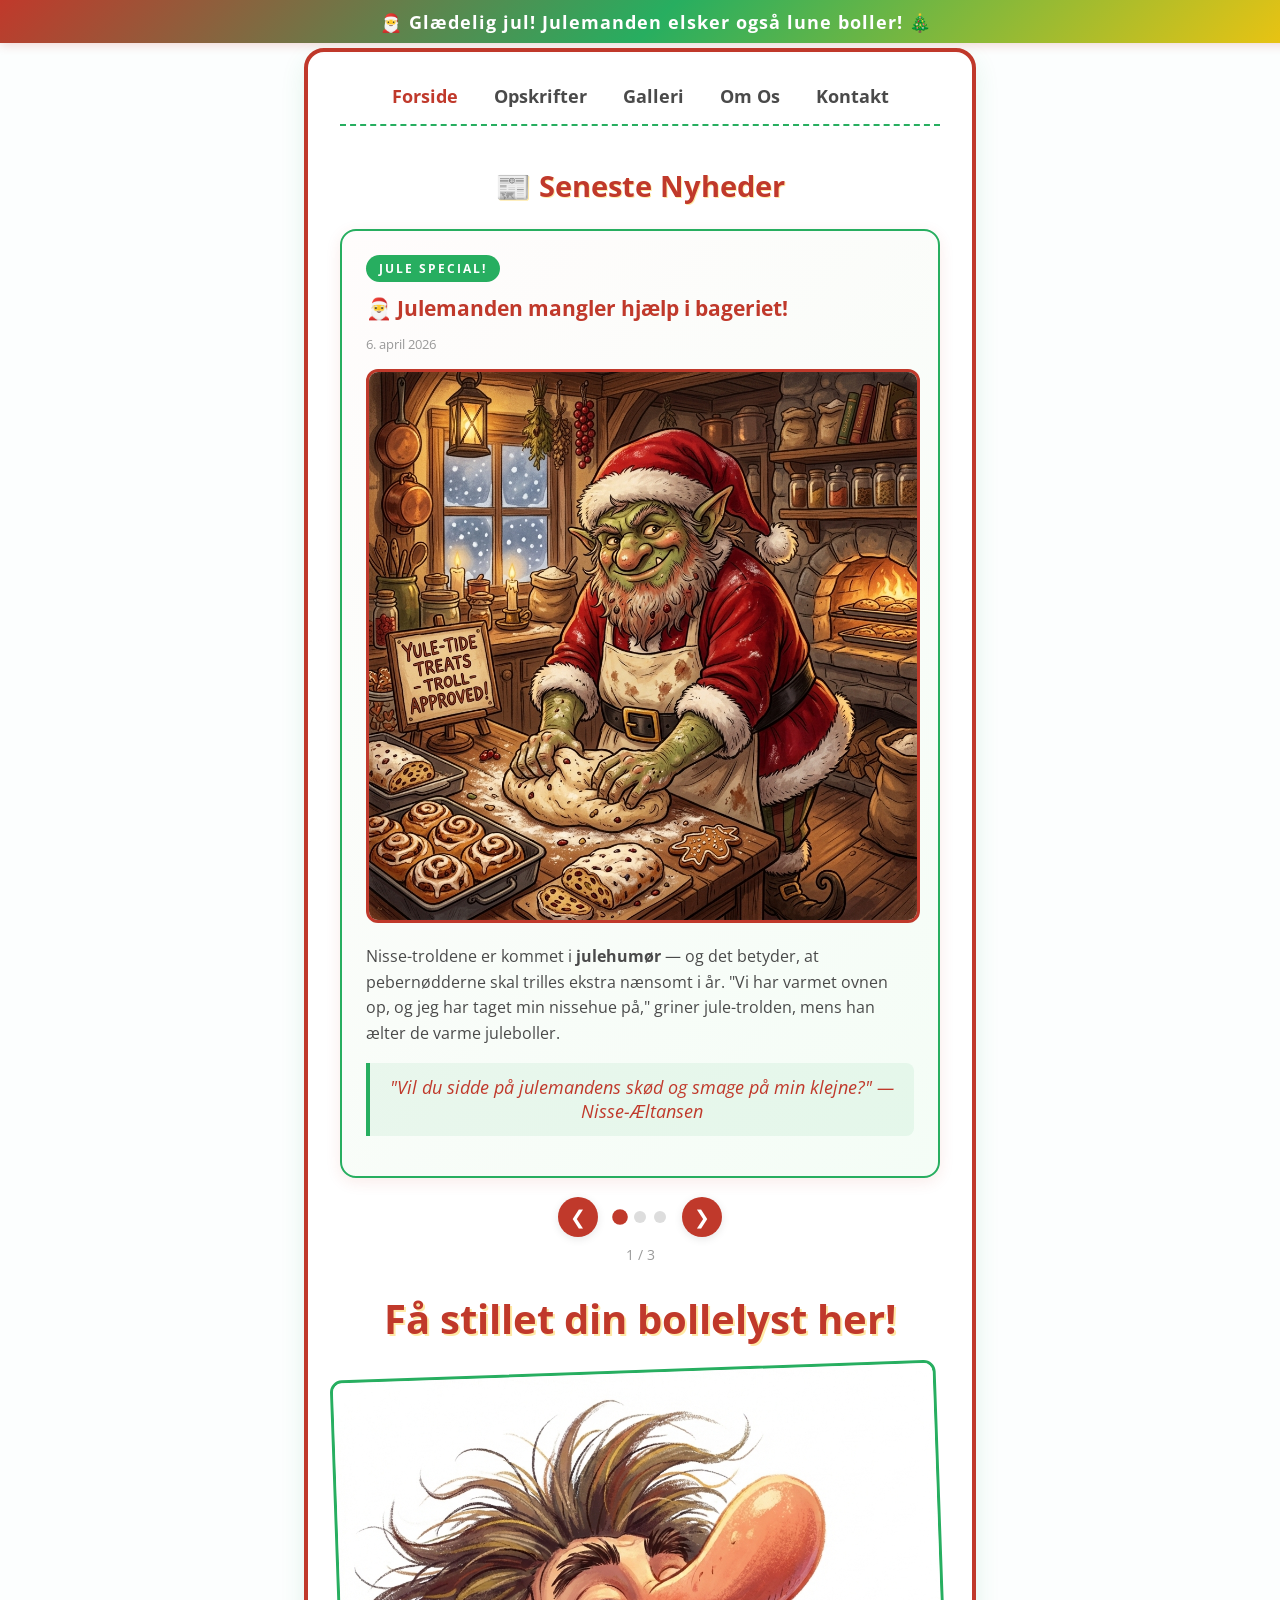
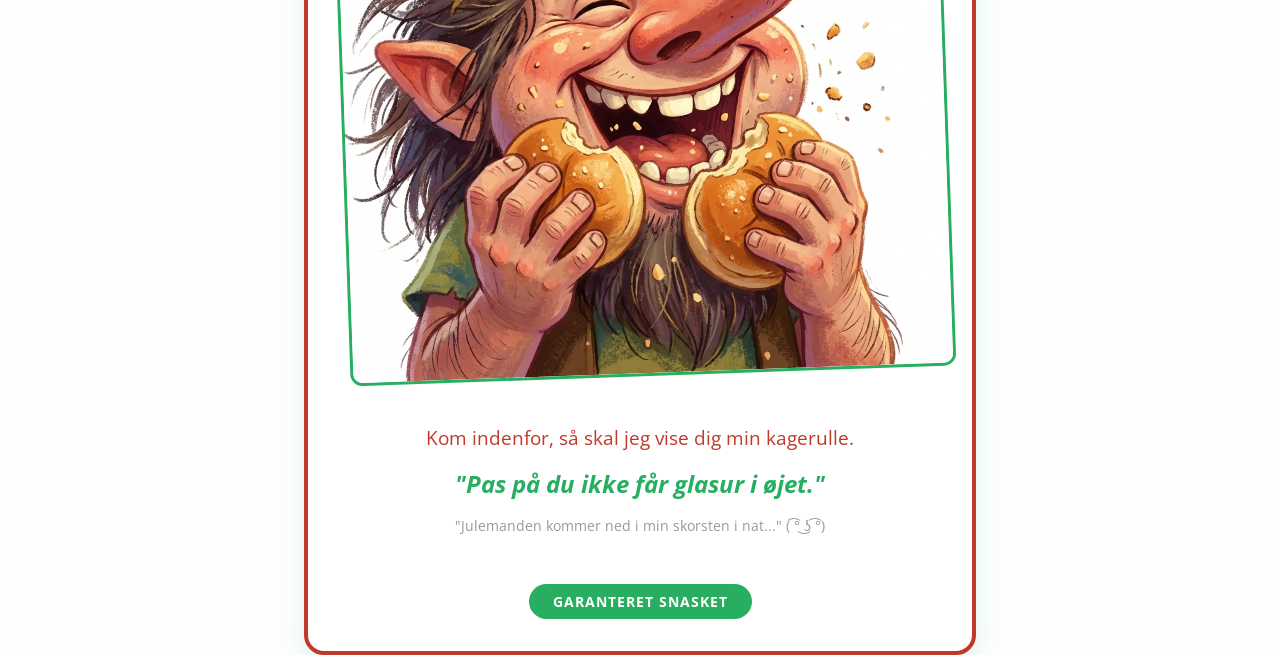
<file: www/index.html>
<!DOCTYPE html>
<html lang="da">

<head>
    <meta charset="UTF-8">
    <meta name="viewport" content="width=device-width, initial-scale=1.0">
    <title>Bolletrold.dk - Vi elsker boller!</title>
    <link rel="stylesheet" href="style.css">
    <link href="https://fonts.googleapis.com/css2?family=Open+Sans:wght@400;700&display=swap" rel="stylesheet">
</head>

<body>
    <div class="container">
        <nav class="main-nav">
            <a href="index.html" class="active">Forside</a>
            <a href="opskrifter.html">Opskrifter</a>
            <a href="galleri.html">Galleri</a>
            <a href="om-os.html">Om Os</a>
            <a href="kontakt.html">Kontakt</a>
        </nav>

        <div class="news-section">
            <h2>📰 Seneste Nyheder</h2>
            <div class="news-carousel" id="newsCarousel">
                <div class="carousel-track">
                    <!-- Slide 1: Christmas (newest) -->
                    <div class="carousel-slide active">
                        <div class="christmas-news-card">
                            <div class="christmas-news-badge">JULE SPECIAL!</div>
                            <h3>🎅 Julemanden mangler hjælp i bageriet!</h3>
                            <p class="news-date">6. april 2026</p>
                            <div class="news-image-container">
                                <img src="images/christmas-troll.png"
                                    alt="Nissetrold bager snaskede julekager" class="news-img">
                            </div>
                            <p class="news-body">
                                Nisse-troldene er kommet i <strong>julehumør</strong> — og det betyder,
                                at pebernødderne skal trilles ekstra nænsomt i år.
                                "Vi har varmet ovnen op, og jeg har taget min nissehue på," griner
                                jule-trolden, mens han ælter de varme juleboller.
                            </p>
                            <p class="news-quote">"Vil du sidde på julemandens skød og smage på min klejne?" — Nisse-Æltansen</p>
                        </div>
                    </div>
                    <!-- Slide 2: Easter -->
                    <div class="carousel-slide">
                        <div class="easter-news-card">
                            <div class="easter-news-badge">PÅSKE SPECIAL!</div>
                            <h3>🥚 Troldene Vil Have Dig Til At Lege Med Deres Æg!</h3>
                            <p class="news-date">19. marts 2026</p>
                            <div class="news-image-container">
                                <img src="images/easter-troll.png"
                                    alt="Bolletrold med kaninører dekorerer påskeboller" class="news-img">
                            </div>
                            <p class="news-body">
                                Bolletroldene er gået i <strong>påskehumør</strong> — og det betyder kun én ting:
                                der skal <em>pyntes æg og smøres boller</em>.
                                "Vi har øvet os hele vinteren på at få dem helt runde og glatte," fortæller
                                overbagetrolden, mens han kærligt gnider glasur ud over sine varme boller.
                            </p>
                            <p class="news-quote">"Kom og dyp din finger i min påskeglasur. Første smag er gratis." — Æltansen</p>
                        </div>
                    </div>
                    <!-- Slide 2: Jingle -->
                    <div class="carousel-slide">
                        <div class="news-card">
                            <div class="news-badge">EKSTRA! EKSTRA!</div>
                            <h3>🎵 Officiel Bolletrold-Jingle Udgivet!</h3>
                            <p class="news-date">11. marts 2026</p>
                            <div class="news-image-container">
                                <img src="images/jingle-troll.png"
                                    alt="DJ Bolletrold spinner dejen bag mixerpulten" class="news-img">
                            </div>
                            <p class="news-body">
                                Efter måneders intensiv æltning i studiet kan vi endelig afsløre:
                                <strong>Bolletroldene har udgivet deres første jingle!</strong>
                                Sangen "Bagværkets Hjerte" er blevet produceret i et hemmeligt underjordisk bageri,
                                hvor troldene har mixet dej og beats siden tidernes morgen.
                            </p>
                            <p class="news-quote">"Vi ville lave noget, der virkelig hæver stemningen." — DJ
                                Gæransen</p>
                            <div class="jingle-player">
                                <p class="player-label">🎧 Lyt til jinglen:</p>
                                <audio controls>
                                    <source src="audio/Bagværkets_Hjerte_Bakery_s_Heart_.mp3" type="audio/mpeg">
                                    Din browser understøtter ikke audio-elementet. Prøv at opgradere din browser, din
                                    gammeldags bolle!
                                </audio>
                            </div>
                        </div>
                    </div>
                </div>
                <div class="carousel-controls">
                    <button class="carousel-btn carousel-prev" aria-label="Forrige nyhed">❮</button>
                    <div class="carousel-dots"></div>
                    <button class="carousel-btn carousel-next" aria-label="Næste nyhed">❯</button>
                </div>
            </div>
        </div>

        <h1>Få stillet din bollelyst her!</h1>
        <div class="image-container">
            <img src="images/bolletrold.png" alt="Glad bolletrold der spiser boller" class="troll-img">
        </div>
        <div class="content">
            <p class="intro">Kom indenfor, så skal jeg vise dig min kagerulle.</p>
            <p class="punchline">"Pas på du ikke får glasur i øjet."</p>
            <p class="sub-text">Det er ikke kun dejen, der hæver herinde. ( ͡° ͜ʖ ͡°)</p>
        </div>
        <div class="status-badge">Garanteret snasket</div>


    </div>
    <script>
        const subtexts = [
            "Det er ikke kun dejen, der hæver herinde. ( ͡° ͜ʖ ͡°)",
            "Hvis den er våd og varm, så stikker jeg tungen i den! ( ͡° ͜ʖ ͡°)",
            "Er du til store flutes eller små rosiner? ( ͡° ͜ʖ ͡°)"
        ];
        const subtextElement = document.querySelector('.sub-text');
        let index = 0;

        setInterval(() => {
            subtextElement.style.opacity = 0;
            setTimeout(() => {
                index = (index + 1) % subtexts.length;
                subtextElement.textContent = subtexts[index];
                subtextElement.style.opacity = 1;
            }, 500);
        }, 5000);
    </script>
    <script>
        // News Carousel
        (function () {
            var carousel = document.getElementById('newsCarousel');
            if (!carousel) return;

            var slides = carousel.querySelectorAll('.carousel-slide');
            var dotsContainer = carousel.querySelector('.carousel-dots');
            var prevBtn = carousel.querySelector('.carousel-prev');
            var nextBtn = carousel.querySelector('.carousel-next');
            var currentIndex = 0;

            // Generate dots
            for (var i = 0; i < slides.length; i++) {
                var dot = document.createElement('button');
                dot.className = 'carousel-dot' + (i === 0 ? ' active' : '');
                dot.setAttribute('aria-label', 'Nyhed ' + (i + 1));
                dot.dataset.index = i;
                dotsContainer.appendChild(dot);
            }

            // Add counter
            var counter = document.createElement('div');
            counter.className = 'carousel-counter';
            counter.textContent = '1 / ' + slides.length;
            carousel.querySelector('.carousel-controls').after(counter);

            var dots = dotsContainer.querySelectorAll('.carousel-dot');

            function goToSlide(idx) {
                slides[currentIndex].classList.remove('active');
                dots[currentIndex].classList.remove('active');
                currentIndex = (idx + slides.length) % slides.length;
                slides[currentIndex].classList.add('active');
                dots[currentIndex].classList.add('active');
                counter.textContent = (currentIndex + 1) + ' / ' + slides.length;
            }

            prevBtn.addEventListener('click', function () { goToSlide(currentIndex - 1); });
            nextBtn.addEventListener('click', function () { goToSlide(currentIndex + 1); });

            dotsContainer.addEventListener('click', function (e) {
                if (e.target.classList.contains('carousel-dot')) {
                    goToSlide(parseInt(e.target.dataset.index, 10));
                }
            });
        })();
    </script>
    <script src="easter-theme.js"></script>
    <script src="christmas-theme.js"></script>
    </div>
</body>

</html>
</file>
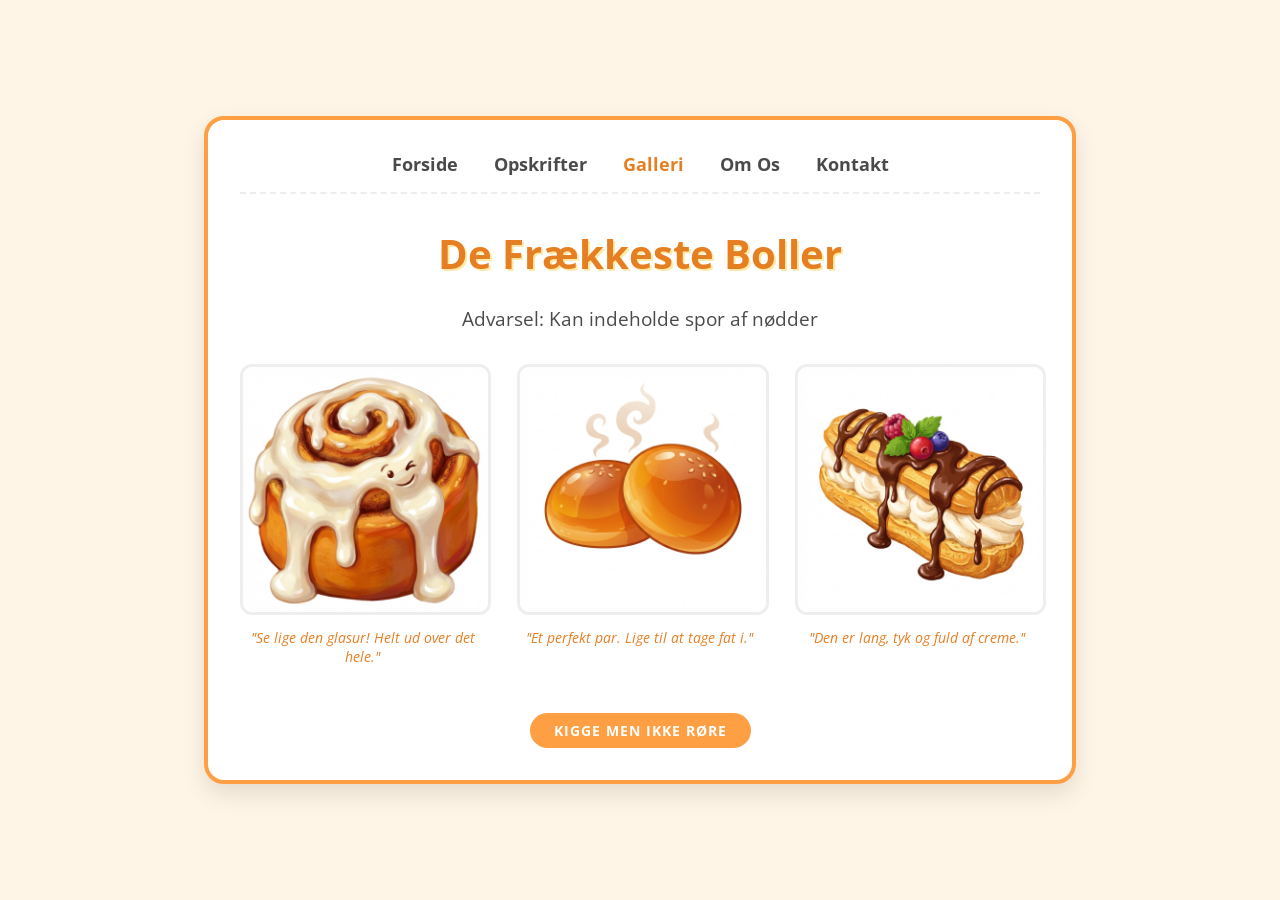
<file: www/galleri.html>
<!DOCTYPE html>
<html lang="da">

<head>
    <meta charset="UTF-8">
    <meta name="viewport" content="width=device-width, initial-scale=1.0">
    <title>Galleri - Bolletrold.dk</title>
    <link rel="stylesheet" href="style.css">
    <link href="https://fonts.googleapis.com/css2?family=Open+Sans:wght@400;700&display=swap" rel="stylesheet">
</head>

<body>
    <div class="container gallery-container">
        <nav class="main-nav">
            <a href="index.html">Forside</a>
            <a href="opskrifter.html">Opskrifter</a>
            <a href="galleri.html" class="active">Galleri</a>
            <a href="om-os.html">Om Os</a>
            <a href="kontakt.html">Kontakt</a>
        </nav>

        <h1>De Frækkeste Boller</h1>
        <p class="intro">Advarsel: Kan indeholde spor af nødder</p>

        <div class="gallery-grid">
            <div class="gallery-item">
                <img src="bun1.png" alt="Klisteret snegl">
                <p>"Se lige den glasur! Helt ud over det hele."</p>
            </div>
            <div class="gallery-item">
                <img src="bun2.png" alt="To runde boller">
                <p>"Et perfekt par. Lige til at tage fat i."</p>
            </div>
            <div class="gallery-item">
                <img src="bun3.png" alt="Lang eclair">
                <p>"Den er lang, tyk og fuld af creme."</p>
            </div>
        </div>

        <div class="status-badge">Kigge men ikke røre</div>
    </div>
    <script src="easter-theme.js"></script>
</body>

</html>
</file>
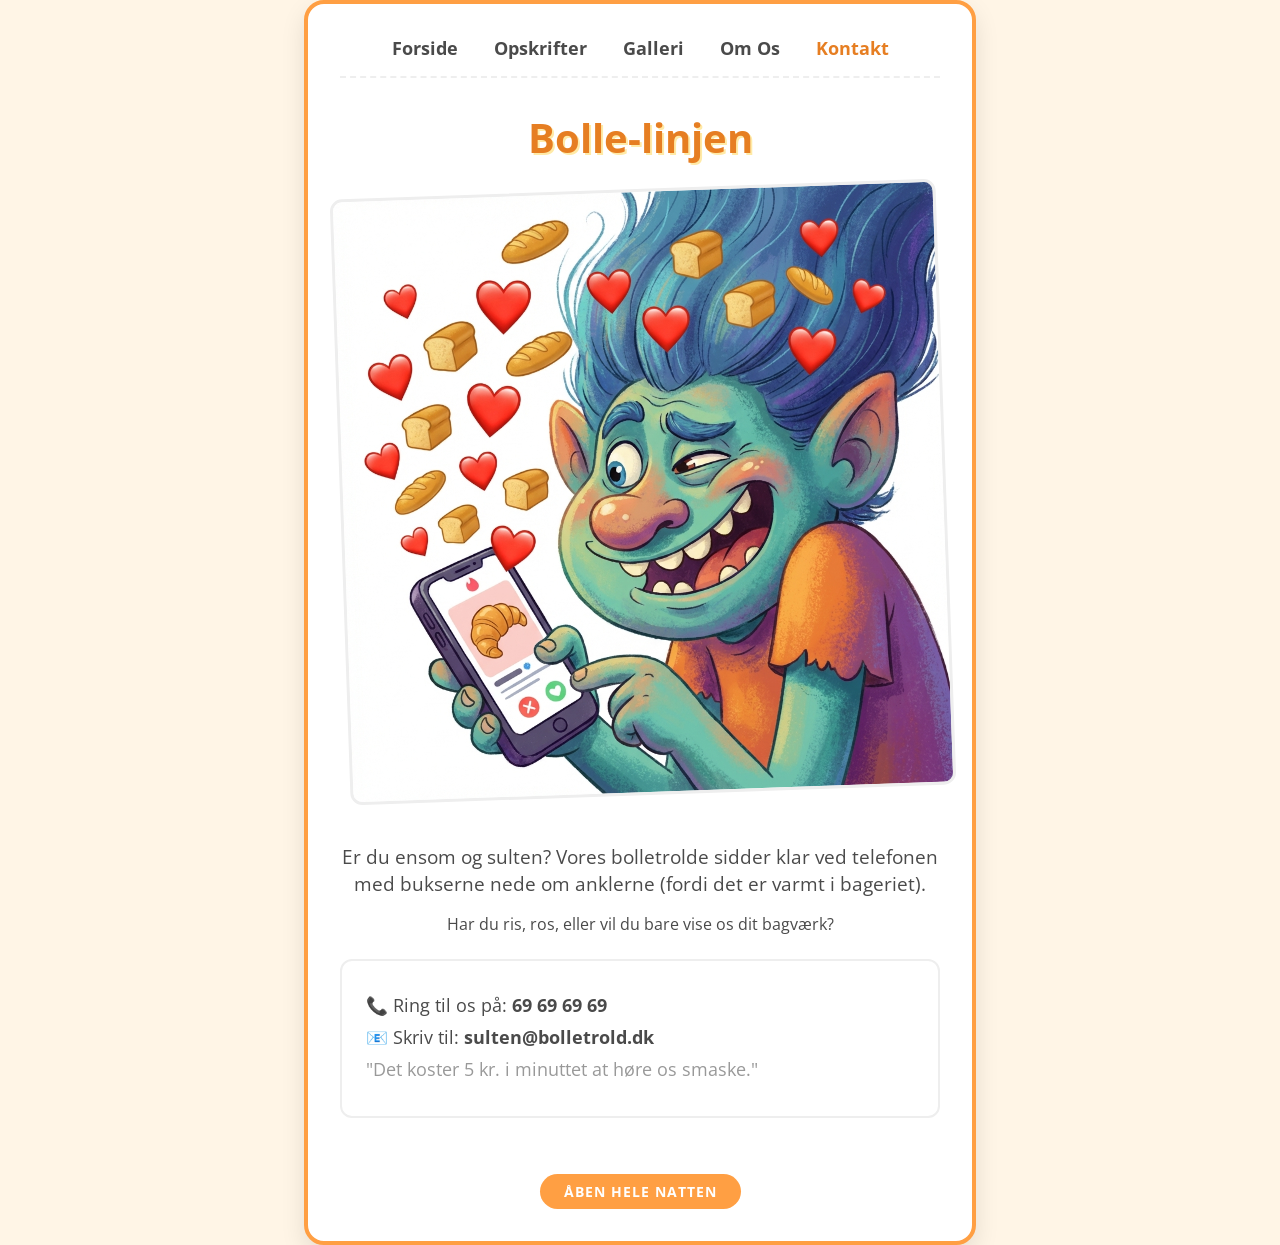
<file: www/kontakt.html>
<!DOCTYPE html>
<html lang="da">

<head>
    <meta charset="UTF-8">
    <meta name="viewport" content="width=device-width, initial-scale=1.0">
    <title>Kontakt - Bolletrold.dk</title>
    <link rel="stylesheet" href="style.css">
    <link href="https://fonts.googleapis.com/css2?family=Open+Sans:wght@400;700&display=swap" rel="stylesheet">
</head>

<body>
    <div class="container">
        <nav class="main-nav">
            <a href="index.html">Forside</a>
            <a href="opskrifter.html">Opskrifter</a>
            <a href="galleri.html">Galleri</a>
            <a href="om-os.html">Om Os</a>
            <a href="kontakt.html" class="active">Kontakt</a>
        </nav>

        <h1>Bolle-linjen</h1>
        <div class="image-container">
            <img src="contact.png" alt="Flirtende bolletrold" class="troll-img">
        </div>
        <div class="content">
            <p class="intro">Er du ensom og sulten? Vores bolletrolde sidder klar ved telefonen med bukserne nede om
                anklerne (fordi det er varmt i bageriet).</p>
            <p>Har du ris, ros, eller vil du bare vise os dit bagværk?</p>

            <div class="contact-box">
                <p>📞 Ring til os på: <strong>69 69 69 69</strong></p>
                <p>📧 Skriv til: <strong>sulten@bolletrold.dk</strong></p>
                <p class="sub-text">"Det koster 5 kr. i minuttet at høre os smaske."</p>
            </div>
        </div>
        <div class="status-badge">Åben Hele Natten</div>
    </div>
    <script src="easter-theme.js"></script>
</body>

</html>
</file>
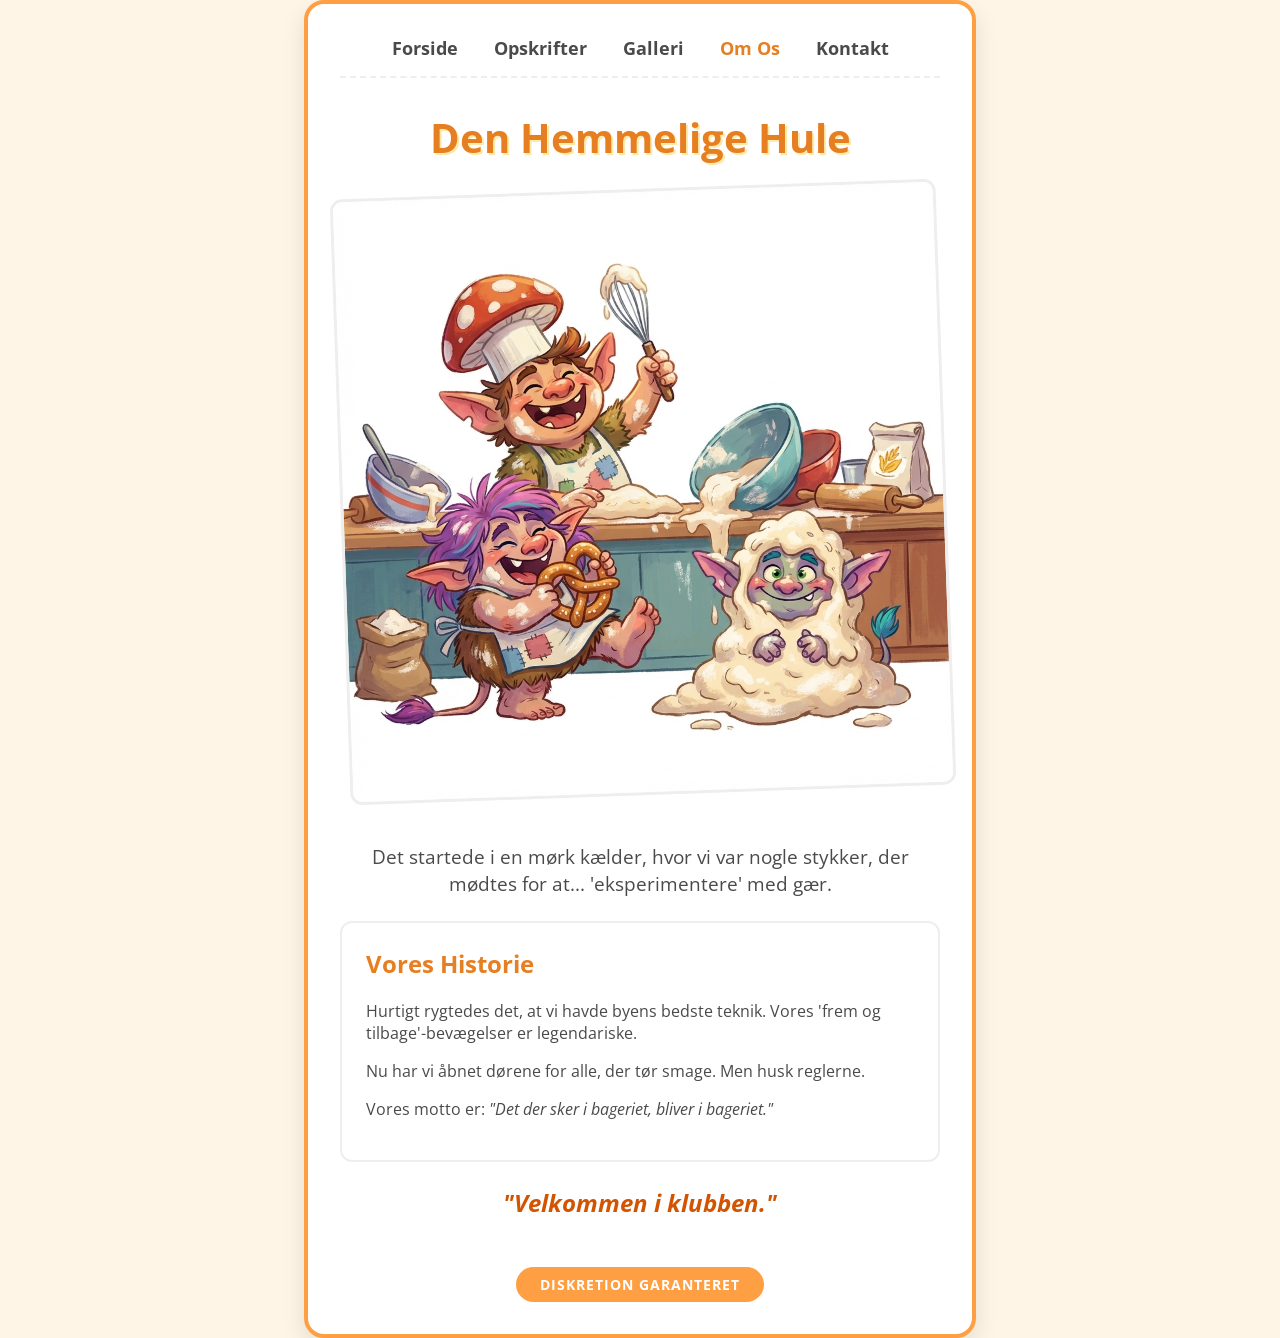
<file: www/om-os.html>
<!DOCTYPE html>
<html lang="da">

<head>
    <meta charset="UTF-8">
    <meta name="viewport" content="width=device-width, initial-scale=1.0">
    <title>Om Os - Bolletrold.dk</title>
    <link rel="stylesheet" href="style.css">
    <link href="https://fonts.googleapis.com/css2?family=Open+Sans:wght@400;700&display=swap" rel="stylesheet">
</head>

<body>
    <div class="container">
        <nav class="main-nav">
            <a href="index.html">Forside</a>
            <a href="opskrifter.html">Opskrifter</a>
            <a href="galleri.html">Galleri</a>
            <a href="om-os.html" class="active">Om Os</a>
            <a href="kontakt.html">Kontakt</a>
        </nav>

        <h1>Den Hemmelige Hule</h1>
        <div class="image-container">
            <img src="group.png" alt="Trolde i køkkenet" class="troll-img">
        </div>
        <div class="content">
            <p class="intro">Det startede i en mørk kælder, hvor vi var nogle stykker, der mødtes for at...
                'eksperimentere' med gær.</p>

            <div class="recipe-card">
                <h2>Vores Historie</h2>
                <p>Hurtigt rygtedes det, at vi havde byens bedste teknik. Vores 'frem og tilbage'-bevægelser er
                    legendariske.</p>
                <p>Nu har vi åbnet dørene for alle, der tør smage. Men husk reglerne.</p>
                <p>Vores motto er: <em>"Det der sker i bageriet, bliver i bageriet."</em></p>
            </div>
            <p class="punchline">"Velkommen i klubben."</p>
        </div>
        <div class="status-badge">Diskretion Garanteret</div>
    </div>
    <script src="easter-theme.js"></script>
</body>

</html>
</file>
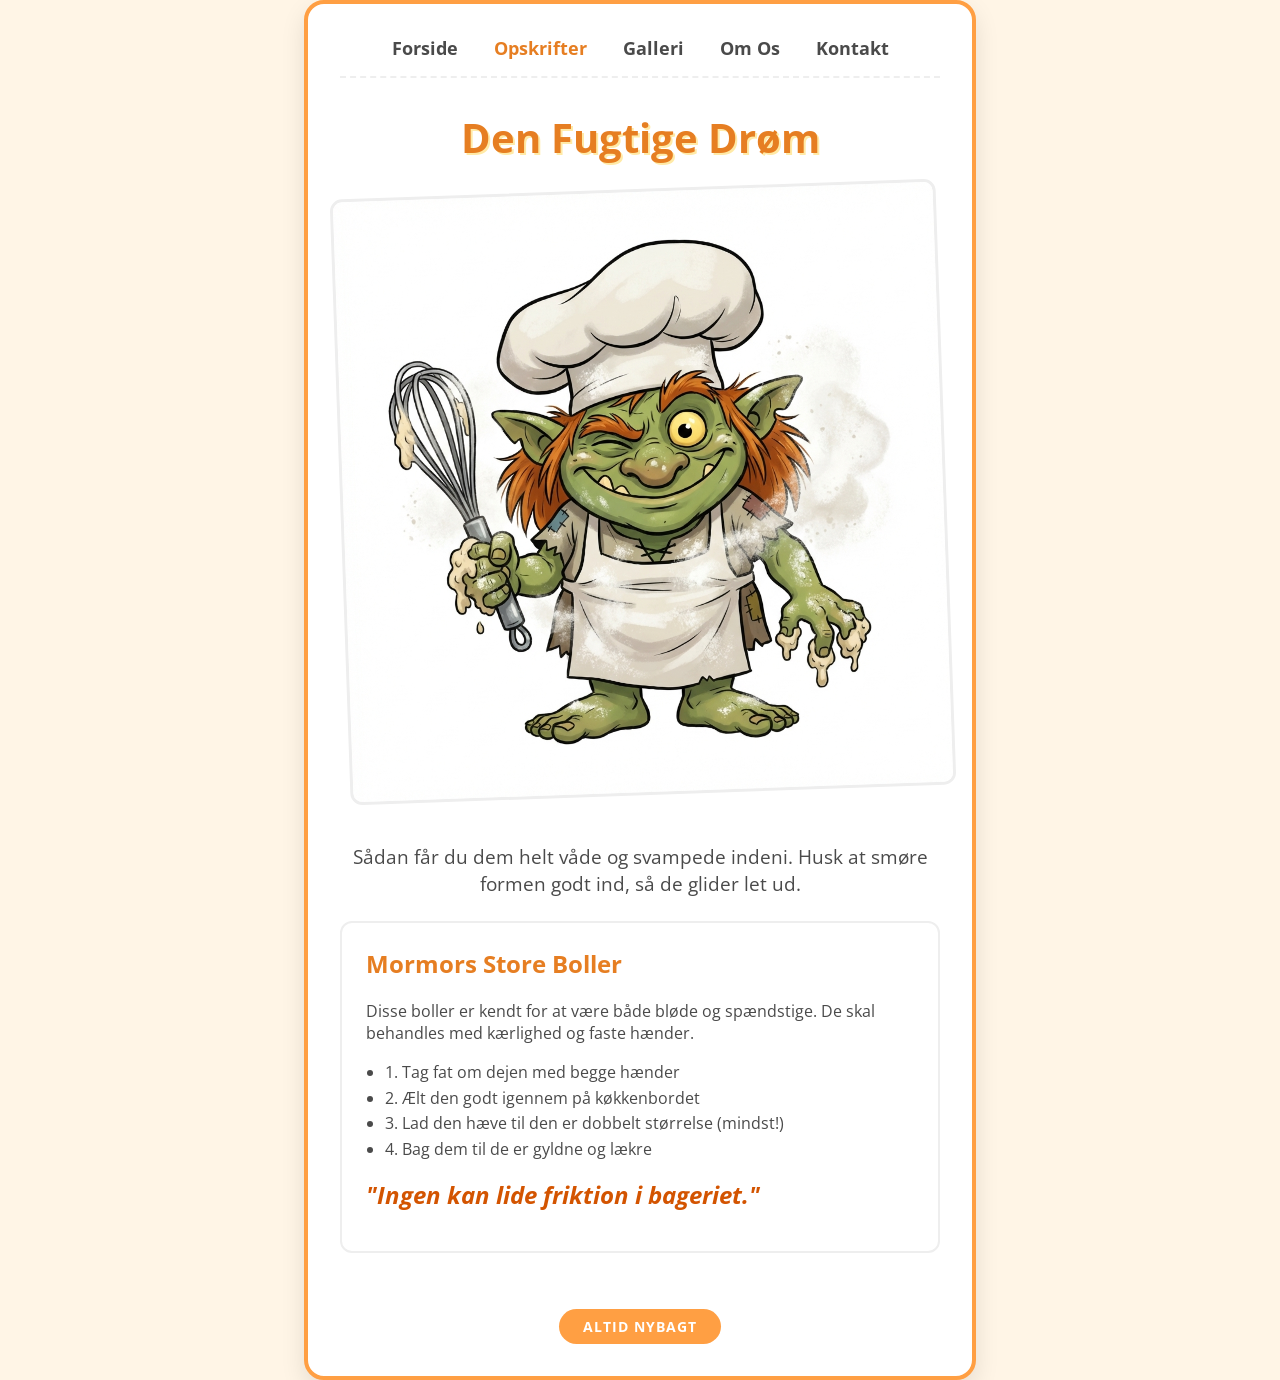
<file: www/opskrifter.html>
<!DOCTYPE html>
<html lang="da">

<head>
    <meta charset="UTF-8">
    <meta name="viewport" content="width=device-width, initial-scale=1.0">
    <title>Opskrifter - Bolletrold.dk</title>
    <link rel="stylesheet" href="style.css">
    <link href="https://fonts.googleapis.com/css2?family=Open+Sans:wght@400;700&display=swap" rel="stylesheet">
</head>

<body>
    <div class="container">
        <nav class="main-nav">
            <a href="index.html">Forside</a>
            <a href="opskrifter.html" class="active">Opskrifter</a>
            <a href="galleri.html">Galleri</a>
            <a href="om-os.html">Om Os</a>
            <a href="kontakt.html">Kontakt</a>
        </nav>

        <h1>Den Fugtige Drøm</h1>
        <div class="image-container">
            <img src="chef.png" alt="Bolletrold kok" class="troll-img">
        </div>
        <div class="content">
            <p class="intro">Sådan får du dem helt våde og svampede indeni. Husk at smøre formen godt ind, så de glider
                let ud.</p>

            <div class="recipe-card">
                <h2>Mormors Store Boller</h2>
                <p>Disse boller er kendt for at være både bløde og spændstige. De skal behandles med kærlighed og faste
                    hænder.</p>
                <ul>
                    <li>1. Tag fat om dejen med begge hænder</li>
                    <li>2. Ælt den godt igennem på køkkenbordet</li>
                    <li>3. Lad den hæve til den er dobbelt størrelse (mindst!)</li>
                    <li>4. Bag dem til de er gyldne og lækre</li>
                </ul>
                <p class="punchline">"Ingen kan lide friktion i bageriet."</p>
            </div>
        </div>
        <div class="status-badge">Altid Nybagt</div>
    </div>
    <script src="easter-theme.js"></script>
</body>

</html>
</file>
<file: www/style.css>
/* Bolletrold.dk Styles - v2.0 Easter + Carousel */
body {
    font-family: 'Open Sans', sans-serif;
    background-color: #fff5e6;
    /* Warm doughy color */
    display: flex;
    justify-content: center;
    align-items: center;
    min-height: 100vh;
    margin: 0;
    color: #4a4a4a;
}

.container {
    text-align: center;
    background: white;
    padding: 2rem;
    border-radius: 20px;
    box-shadow: 0 10px 25px rgba(0, 0, 0, 0.1);
    max-width: 600px;
    width: 90%;
    border: 4px solid #ff9f43;
}

.main-nav {
    margin-bottom: 2rem;
    padding-bottom: 1rem;
    border-bottom: 2px dashed #eee;
}

.main-nav a {
    color: #4a4a4a;
    text-decoration: none;
    margin: 0 1rem;
    font-weight: bold;
    font-size: 1.1rem;
    transition: color 0.3s;
}

.main-nav a:hover,
.main-nav a.active {
    color: #e67e22;
}

h1 {
    /* Fun, chunky font removed */
    color: #e67e22;
    margin-bottom: 1.5rem;
    font-size: 2.5rem;
    text-shadow: 2px 2px 0px #ffeaa7;
}

.troll-img {
    max-width: 100%;
    height: auto;
    border-radius: 12px;
    margin-bottom: 1.5rem;
    transform: rotate(-2deg);
    border: 3px solid #eee;
}

.troll-img:hover {
    transform: rotate(2deg) scale(1.02);
    transition: transform 0.3s ease;
}

.intro {
    font-size: 1.2rem;
    margin-bottom: 0.5rem;
}

.punchline {
    font-size: 1.5rem;
    font-weight: bold;
    color: #d35400;
    margin: 1rem 0;
    font-style: italic;
}

.sub-text {
    font-size: 0.9rem;
    color: #999;
    transition: opacity 0.5s ease-in-out;
    min-height: 1.5em;
    /* Prevent layout shift */
}

.status-badge {
    display: inline-block;
    margin-top: 2rem;
    padding: 0.5rem 1.5rem;
    background-color: #ff9f43;
    color: white;
    border-radius: 50px;
    font-weight: bold;
    font-size: 0.9rem;
    text-transform: uppercase;
    letter-spacing: 1px;
}

.recipe-card,
.contact-box {
    background: #fff;
    border: 2px solid #eee;
    padding: 1.5rem;
    border-radius: 12px;
    margin: 1.5rem 0;
    text-align: left;
}

.recipe-card h2 {
    color: #e67e22;
    margin-top: 0;
    font-family: inherit;
}

.recipe-card ul {
    padding-left: 1.2rem;
    line-height: 1.6;
}

.contact-box p {
    font-size: 1.1rem;
    margin: 0.5rem 0;
}

.gallery-container {
    max-width: 800px;
    /* Wider for gallery */
}

.gallery-grid {
    display: grid;
    grid-template-columns: repeat(auto-fit, minmax(200px, 1fr));
    gap: 2rem;
    margin-top: 2rem;
}

.gallery-item img {
    width: 100%;
    border-radius: 12px;
    border: 3px solid #eee;
    transition: transform 0.3s ease;
}

.gallery-item img:hover {
    transform: scale(1.05);
}

.gallery-item p {
    font-style: italic;
    color: #e67e22;
    margin-top: 0.5rem;
    font-size: 0.9rem;
}

/* News section */
.news-section {
    margin-top: 2.5rem;
    text-align: left;
}

.news-section h2 {
    color: #e67e22;
    text-align: center;
    font-size: 1.8rem;
    margin-bottom: 1.5rem;
    text-shadow: 1px 1px 0px #ffeaa7;
}

.news-card {
    background: linear-gradient(135deg, #fffaf0, #fff5e6);
    border: 2px solid #f0c27f;
    border-radius: 16px;
    padding: 1.5rem;
    position: relative;
    box-shadow: 0 4px 15px rgba(230, 126, 34, 0.1);
}

.news-badge {
    display: inline-block;
    background: #e74c3c;
    color: white;
    font-size: 0.75rem;
    font-weight: bold;
    padding: 0.3rem 0.8rem;
    border-radius: 50px;
    letter-spacing: 2px;
    text-transform: uppercase;
    animation: pulse-badge 2s ease-in-out infinite;
}

@keyframes pulse-badge {

    0%,
    100% {
        transform: scale(1);
    }

    50% {
        transform: scale(1.05);
    }
}

.news-card h3 {
    color: #d35400;
    margin: 0.8rem 0 0.3rem;
    font-size: 1.3rem;
}

.news-date {
    font-size: 0.8rem;
    color: #999;
    margin-bottom: 1rem;
}

.news-image-container {
    text-align: center;
    margin: 1rem 0;
}

.news-img {
    max-width: 100%;
    height: auto;
    border-radius: 12px;
    border: 3px solid #f0c27f;
    transition: transform 0.3s ease;
}

.news-img:hover {
    transform: scale(1.02) rotate(1deg);
}

.news-body {
    font-size: 1rem;
    line-height: 1.6;
    color: #4a4a4a;
    margin: 1rem 0;
}

.news-quote {
    font-style: italic;
    color: #d35400;
    font-size: 1.1rem;
    text-align: center;
    padding: 0.8rem;
    border-left: 4px solid #ff9f43;
    background: rgba(255, 159, 67, 0.08);
    border-radius: 0 8px 8px 0;
    margin: 1rem 0;
}

.jingle-player {
    background: #fff;
    border: 2px dashed #ff9f43;
    border-radius: 12px;
    padding: 1rem;
    text-align: center;
    margin-top: 1rem;
}

.player-label {
    font-weight: bold;
    color: #e67e22;
    margin-bottom: 0.5rem;
    font-size: 1rem;
}

.jingle-player audio {
    width: 100%;
    max-width: 400px;
    margin-top: 0.5rem;
}

/* Mobile responsive styles */
@media (max-width: 768px) {
    .news-section {
        margin-top: 1.5rem;
    }

    .news-card {
        padding: 1rem;
    }

    .news-image-container {
        margin: 0.75rem 0;
        overflow: hidden;
    }

    .news-img {
        width: 100%;
        height: auto;
        display: block;
    }

    .news-img:hover {
        transform: none;
    }

    .easter-banner, .christmas-banner {
        font-size: 0.95rem;
        letter-spacing: 0.5px;
        padding: 0.5rem 0.75rem;
    }
}

@media (max-width: 480px) {
    .news-section {
        margin-top: 1rem;
    }

    .news-card {
        padding: 0.75rem;
        border-radius: 12px;
    }

    .news-image-container {
        margin: 0.5rem 0;
    }

    .news-img {
        width: 100%;
        height: auto;
        border-radius: 8px;
        display: block;
    }

    .easter-banner, .christmas-banner {
        font-size: 0.8rem;
        letter-spacing: 0;
        padding: 0.4rem 0.5rem;
    }

    body.easter-theme, body.christmas-theme {
        padding-top: 3.5rem;
    }
}

/* ========================================
   NEWS CAROUSEL
   ======================================== */

.news-carousel {
    position: relative;
}

.carousel-track {
    position: relative;
    min-height: 200px;
}

.carousel-slide {
    display: none;
    animation: carousel-fade-in 0.4s ease-in-out;
}

.carousel-slide.active {
    display: block;
}

@keyframes carousel-fade-in {
    from {
        opacity: 0;
        transform: translateY(8px);
    }
    to {
        opacity: 1;
        transform: translateY(0);
    }
}

.carousel-controls {
    display: flex;
    align-items: center;
    justify-content: center;
    gap: 1rem;
    margin-top: 1.2rem;
}

.carousel-btn {
    background: #ff9f43;
    color: white;
    border: none;
    width: 40px;
    height: 40px;
    border-radius: 50%;
    font-size: 1.2rem;
    cursor: pointer;
    transition: all 0.3s ease;
    display: flex;
    align-items: center;
    justify-content: center;
    box-shadow: 0 2px 8px rgba(0, 0, 0, 0.1);
}

.carousel-btn:hover {
    background: #e67e22;
    transform: scale(1.1);
}

.carousel-btn:active {
    transform: scale(0.95);
}

.carousel-dots {
    display: flex;
    gap: 0.5rem;
    align-items: center;
}

.carousel-dot {
    width: 12px;
    height: 12px;
    border-radius: 50%;
    background: #ddd;
    border: none;
    cursor: pointer;
    transition: all 0.3s ease;
    padding: 0;
}

.carousel-dot.active {
    background: #ff9f43;
    transform: scale(1.3);
}

.carousel-dot:hover {
    background: #e67e22;
}

.carousel-counter {
    text-align: center;
    margin-top: 0.5rem;
    font-size: 0.85rem;
    color: #999;
}

/* Easter-themed carousel overrides */
body.easter-theme .carousel-btn {
    background: #7b68ae;
}

body.easter-theme .carousel-btn:hover {
    background: #6354a0;
}

body.easter-theme .carousel-dot.active {
    background: #7b68ae;
}

body.easter-theme .carousel-dot:hover {
    background: #6354a0;
}

/* ========================================
   EASTER THEME (March & April)
   ======================================== */

/* Banner */
.easter-banner {
    position: fixed;
    top: 0;
    left: 0;
    width: 100%;
    background: linear-gradient(135deg, #b8d4a8, #d4a8c8, #f7c59f);
    color: #4a3060;
    text-align: center;
    padding: 0.6rem 1rem;
    font-weight: bold;
    font-size: 1.1rem;
    letter-spacing: 1px;
    z-index: 1000;
    box-shadow: 0 2px 10px rgba(123, 104, 174, 0.2);
    animation: banner-shimmer 4s ease-in-out infinite;
}

@keyframes banner-shimmer {
    0%, 100% { background-position: 0% 50%; }
    50% { background-position: 100% 50%; }
}

body.easter-theme {
    background-color: #f0f7e6;
    padding-top: 3rem;
}

body.easter-theme .container {
    border-color: #b8d4a8;
    box-shadow: 0 10px 25px rgba(123, 104, 174, 0.12);
}

body.easter-theme h1 {
    color: #7b68ae;
    text-shadow: 2px 2px 0px #e8d5f5;
}

body.easter-theme .main-nav {
    border-bottom-color: #d5c8e8;
}

body.easter-theme .main-nav a:hover,
body.easter-theme .main-nav a.active {
    color: #7b68ae;
}

body.easter-theme .punchline {
    color: #d4738a;
}

body.easter-theme .intro {
    color: #5a6e4e;
}

body.easter-theme .status-badge {
    background-color: #b8d4a8;
    color: #3a5030;
}

body.easter-theme .recipe-card,
body.easter-theme .contact-box {
    border-color: #d5c8e8;
    background: linear-gradient(135deg, #f8f4ff, #f0f7e6);
}

body.easter-theme .recipe-card h2 {
    color: #7b68ae;
}

body.easter-theme .troll-img {
    border-color: #d5c8e8;
}

body.easter-theme .gallery-item img {
    border-color: #d5c8e8;
}

body.easter-theme .gallery-item p {
    color: #7b68ae;
}

/* News section Easter colors */
body.easter-theme .news-section h2 {
    color: #7b68ae;
    text-shadow: 1px 1px 0px #e8d5f5;
}

body.easter-theme .news-card {
    background: linear-gradient(135deg, #f8f4ff, #f0f7e6);
    border-color: #b8d4a8;
    box-shadow: 0 4px 15px rgba(123, 104, 174, 0.1);
}

body.easter-theme .news-badge {
    background: #7b68ae;
}

body.easter-theme .news-card h3 {
    color: #d4738a;
}

body.easter-theme .news-quote {
    color: #7b68ae;
    border-left-color: #b8d4a8;
    background: rgba(184, 212, 168, 0.12);
}

body.easter-theme .jingle-player {
    border-color: #b8d4a8;
}

body.easter-theme .player-label {
    color: #7b68ae;
}

body.easter-theme .news-img {
    border-color: #d5c8e8;
}

/* Floating Easter Eggs */
.easter-eggs-container {
    position: fixed;
    top: 0;
    left: 0;
    width: 100%;
    height: 100%;
    pointer-events: none;
    z-index: 0;
    overflow: hidden;
}

.floating-egg {
    position: absolute;
    bottom: -3rem;
    animation: float-up linear infinite;
    opacity: 0.5;
}

@keyframes float-up {
    0% {
        transform: translateY(0) rotate(0deg);
        opacity: 0.5;
    }
    10% {
        opacity: 0.6;
    }
    90% {
        opacity: 0.3;
    }
    100% {
        transform: translateY(-110vh) rotate(360deg);
        opacity: 0;
    }
}

/* Easter news card */
.easter-news-card {
    background: linear-gradient(135deg, #f8f4ff, #e8f5e0);
    border: 2px solid #b8d4a8;
    border-radius: 16px;
    padding: 1.5rem;
    position: relative;
    box-shadow: 0 4px 15px rgba(123, 104, 174, 0.1);
    margin-top: 1.5rem;
}

.easter-news-card h3 {
    color: #7b68ae;
    margin: 0.8rem 0 0.3rem;
    font-size: 1.3rem;
}

.easter-news-badge {
    display: inline-block;
    background: #d4738a;
    color: white;
    font-size: 0.75rem;
    font-weight: bold;
    padding: 0.3rem 0.8rem;
    border-radius: 50px;
    letter-spacing: 2px;
    text-transform: uppercase;
    animation: pulse-badge 2s ease-in-out infinite;
}

.easter-news-card .news-body {
    color: #4a4a4a;
}

.easter-news-card .news-quote {
    color: #7b68ae;
    border-left-color: #d4738a;
    background: rgba(212, 115, 138, 0.08);
}

/* ========================================
   CHRISTMAS THEME (November & December)
   ======================================== */

body.christmas-theme .carousel-btn {
    background: #c0392b;
}

body.christmas-theme .carousel-btn:hover {
    background: #e74c3c;
}

body.christmas-theme .carousel-dot.active {
    background: #c0392b;
}

body.christmas-theme .carousel-dot:hover {
    background: #e74c3c;
}

/* Banner */
.christmas-banner {
    position: fixed;
    top: 0;
    left: 0;
    width: 100%;
    background: linear-gradient(135deg, #c0392b, #27ae60, #f1c40f);
    color: #ffffff;
    text-align: center;
    padding: 0.6rem 1rem;
    font-weight: bold;
    font-size: 1.1rem;
    letter-spacing: 1px;
    z-index: 1000;
    box-shadow: 0 2px 10px rgba(192, 57, 43, 0.2);
    animation: banner-shimmer-xmas 4s ease-in-out infinite;
}

@keyframes banner-shimmer-xmas {
    0%, 100% { background-position: 0% 50%; }
    50% { background-position: 100% 50%; }
}

body.christmas-theme {
    background-color: #fcfefe;
    padding-top: 3rem;
}

body.christmas-theme .container {
    border-color: #c0392b;
    box-shadow: 0 10px 25px rgba(39, 174, 96, 0.12);
}

body.christmas-theme h1 {
    color: #c0392b;
    text-shadow: 2px 2px 0px #ffeaa7;
}

body.christmas-theme .main-nav {
    border-bottom-color: #27ae60;
}

body.christmas-theme .main-nav a:hover,
body.christmas-theme .main-nav a.active {
    color: #c0392b;
}

body.christmas-theme .punchline {
    color: #27ae60;
}

body.christmas-theme .intro {
    color: #c0392b;
}

body.christmas-theme .status-badge {
    background-color: #27ae60;
    color: white;
}

body.christmas-theme .recipe-card,
body.christmas-theme .contact-box {
    border-color: #c0392b;
    background: linear-gradient(135deg, #fffcfc, #f4fdf6);
}

body.christmas-theme .recipe-card h2 {
    color: #c0392b;
}

body.christmas-theme .troll-img {
    border-color: #27ae60;
}

body.christmas-theme .gallery-item img {
    border-color: #27ae60;
}

body.christmas-theme .gallery-item p {
    color: #c0392b;
}

/* News section Christmas colors */
body.christmas-theme .news-section h2 {
    color: #c0392b;
    text-shadow: 1px 1px 0px #ffeaa7;
}

body.christmas-theme .news-card {
    background: linear-gradient(135deg, #fffcfc, #f4fdf6);
    border-color: #27ae60;
    box-shadow: 0 4px 15px rgba(192, 57, 43, 0.1);
}

body.christmas-theme .news-badge {
    background: #c0392b;
}

body.christmas-theme .news-card h3 {
    color: #27ae60;
}

body.christmas-theme .news-quote {
    color: #c0392b;
    border-left-color: #27ae60;
    background: rgba(39, 174, 96, 0.08);
}

body.christmas-theme .jingle-player {
    border-color: #27ae60;
}

body.christmas-theme .player-label {
    color: #c0392b;
}

body.christmas-theme .news-img {
    border-color: #c0392b;
}

/* Floating Snowflakes */
.christmas-snowflakes-container {
    position: fixed;
    top: 0;
    left: 0;
    width: 100%;
    height: 100%;
    pointer-events: none;
    z-index: 0;
    overflow: hidden;
}

.floating-snowflake {
    position: absolute;
    top: -3rem;
    animation: float-down linear infinite;
    opacity: 0.7;
}

@keyframes float-down {
    0% {
        transform: translateY(0) rotate(0deg);
        opacity: 0.7;
    }
    10% {
        opacity: 0.9;
    }
    90% {
        opacity: 0.5;
    }
    100% {
        transform: translateY(110vh) rotate(360deg);
        opacity: 0;
    }
}

/* Christmas news card */
.christmas-news-card {
    background: linear-gradient(135deg, #fffcfc, #f4fdf6);
    border: 2px solid #27ae60;
    border-radius: 16px;
    padding: 1.5rem;
    position: relative;
    box-shadow: 0 4px 15px rgba(192, 57, 43, 0.1);
    margin-top: 1.5rem;
}

.christmas-news-card h3 {
    color: #c0392b;
    margin: 0.8rem 0 0.3rem;
    font-size: 1.3rem;
}

.christmas-news-badge {
    display: inline-block;
    background: #27ae60;
    color: white;
    font-size: 0.75rem;
    font-weight: bold;
    padding: 0.3rem 0.8rem;
    border-radius: 50px;
    letter-spacing: 2px;
    text-transform: uppercase;
    animation: pulse-badge 2s ease-in-out infinite;
}

.christmas-news-card .news-body {
    color: #4a4a4a;
}

.christmas-news-card .news-quote {
    color: #c0392b;
    border-left-color: #27ae60;
    background: rgba(39, 174, 96, 0.08);
}
</file>
